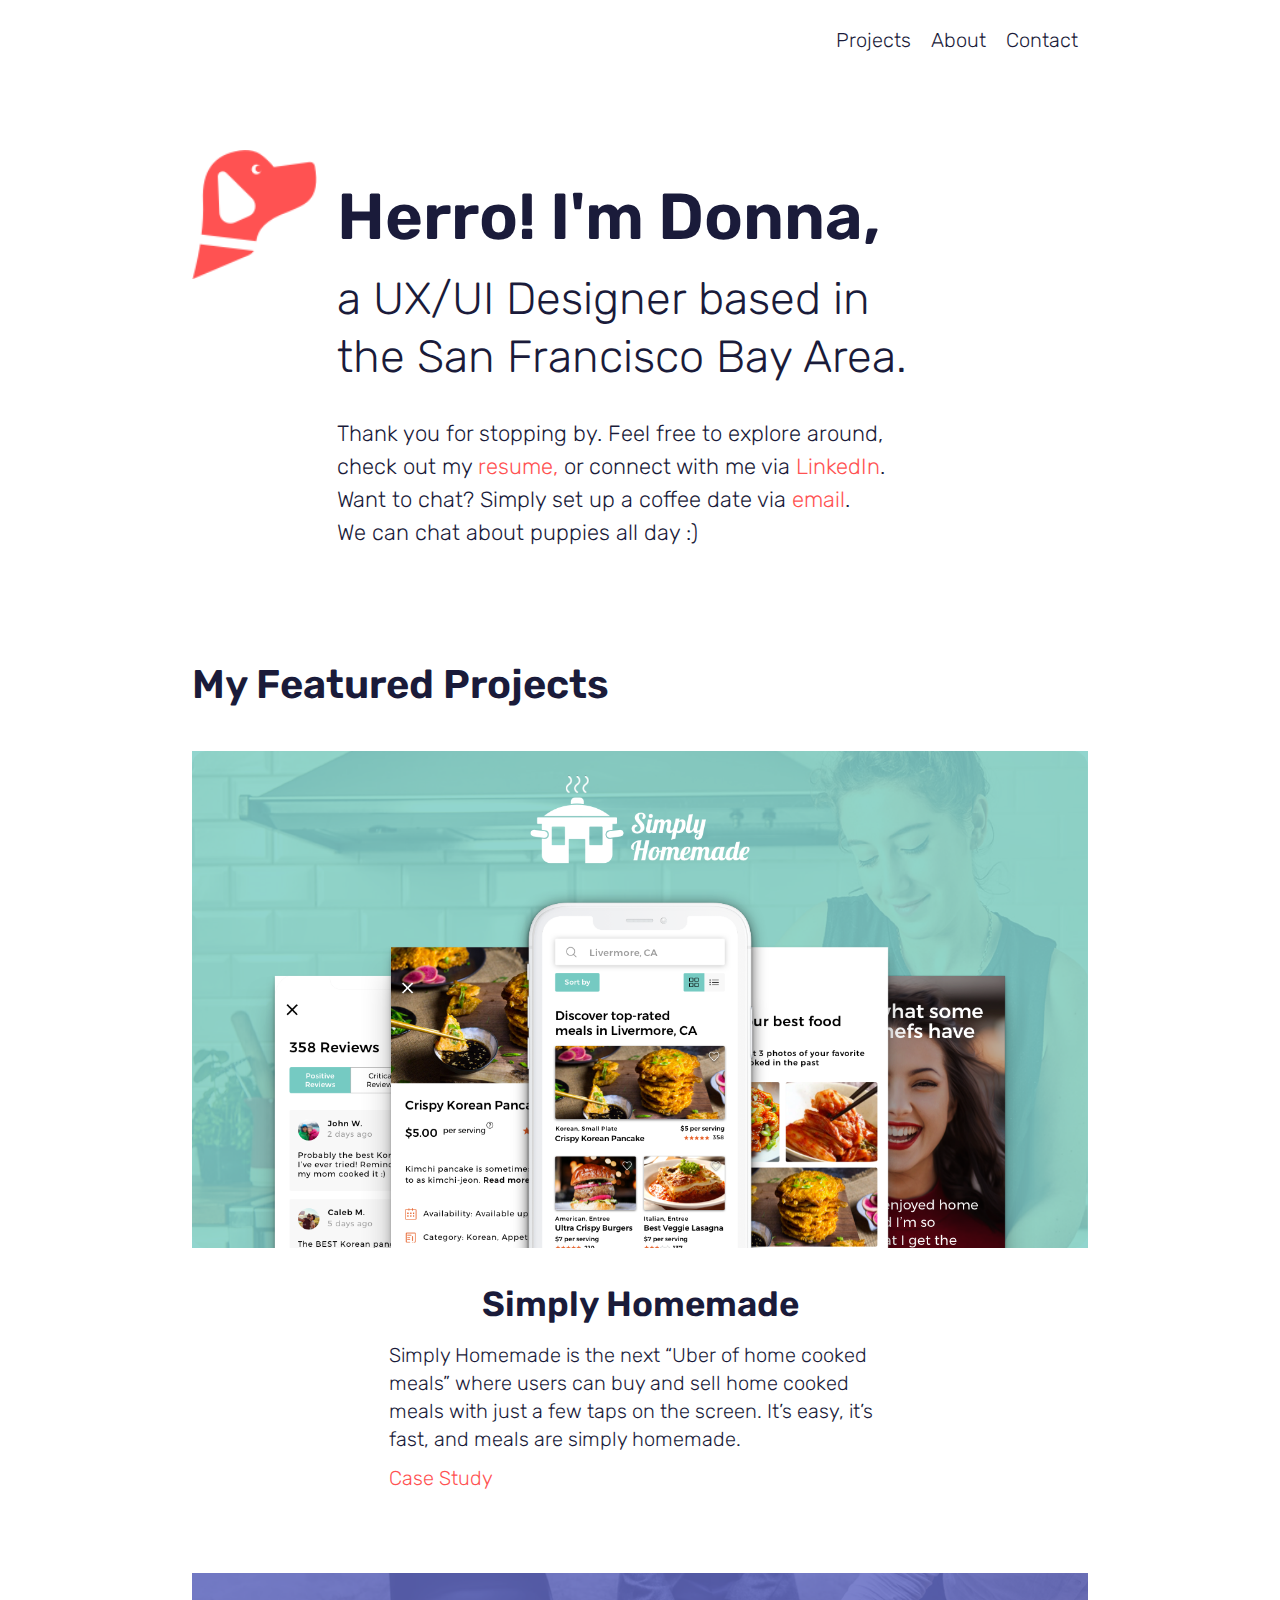
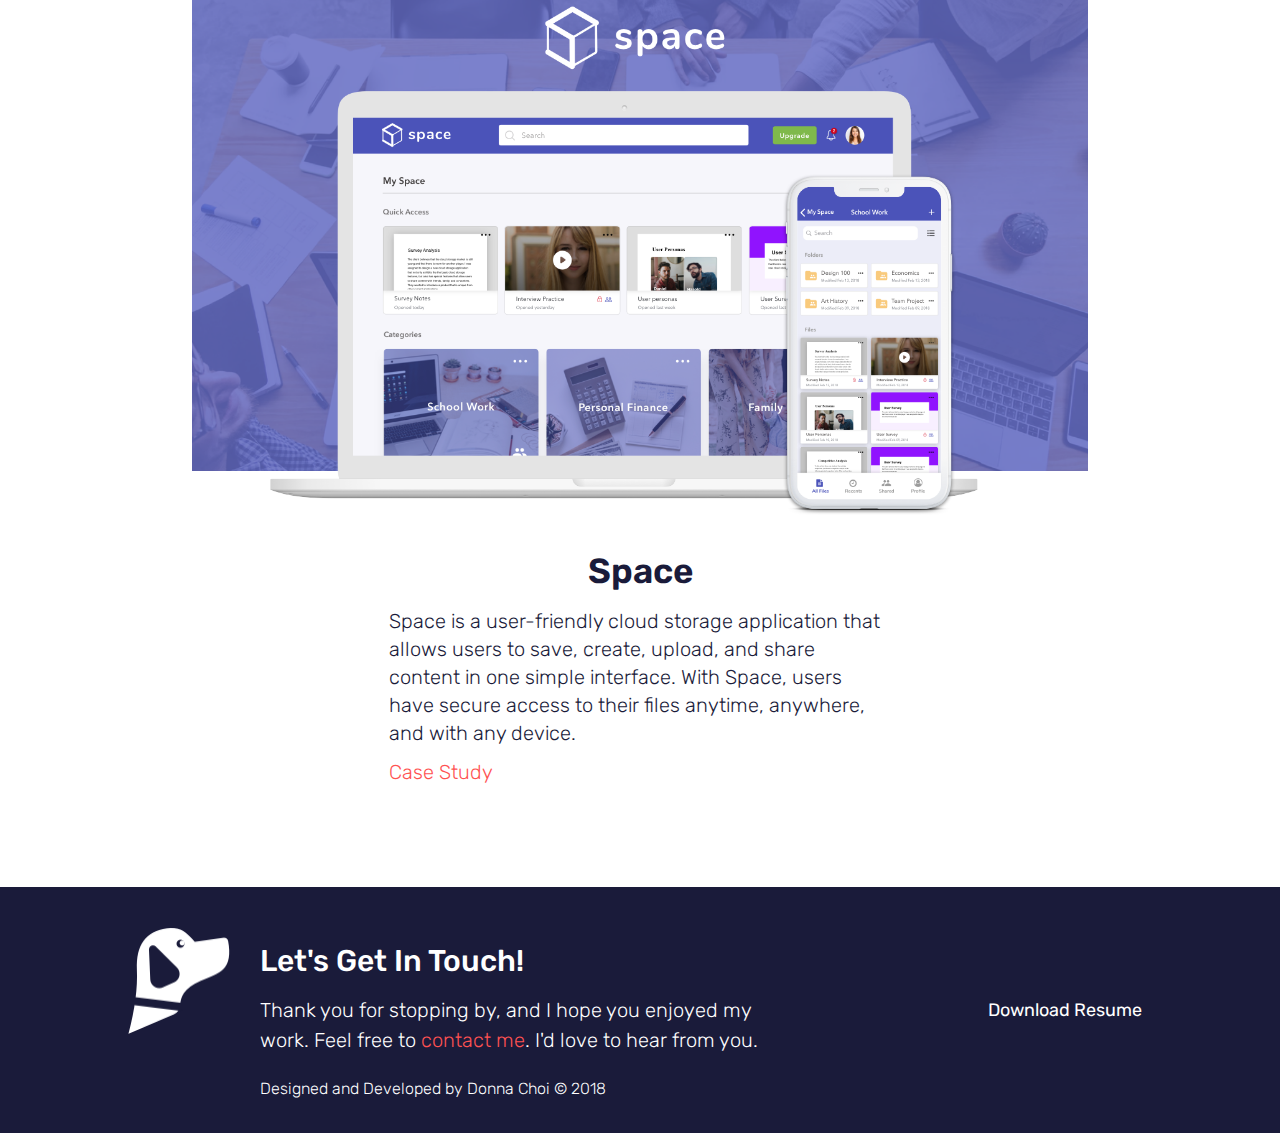
<file: index.html>
<!DOCTYPE html>

<html>
  <head>
    <title>Portfolio | Donna Choi</title>
    <meta name="viewport" content="width=device-width, initial-scale=1">
    <link href="https://fonts.googleapis.com/css?family=Rubik:300,400,500,700,900" rel="stylesheet">
    <!-- Font Awesome -->
    <link rel="stylesheet" href="https://use.fontawesome.com/releases/v5.2.0/css/all.css" integrity="sha384-hWVjflwFxL6sNzntih27bfxkr27PmbbK/iSvJ+a4+0owXq79v+lsFkW54bOGbiDQ" crossorigin="anonymous">
    <!-- Custom Styles -->
    <link rel="stylesheet" href="styles/Index.css">
    <link rel="stylesheet" href="styles/normalize.css">
    <link rel="stylesheet" href="styles/animate.css">
  </head>

  <body>
    <header>
      <div class="container">
        <nav>
          <ul>
            <li><a class="top">Projects</a></li>
            <li><a class="top" href="about.html">About</a></li>
            <li><a class="top" href="mailto:donnakang713@gmail.com">Contact</a></li>
          </ul>
        </nav>
      </div>
    </header>

    <section id="Hero">
      <div class="container">
        <img class=logo src=images/Home_images/doglogo.png>
        <div class=intro>
          <p class=h1>Herro! I'm Donna,</p>
          <p class=h2>a UX/UI Designer based in <br>the San Francisco Bay Area.</br></p>
          <p class=h3>Thank you for stopping by. Feel free to explore around, <br> check out my <a class=intro2 href="https://drive.google.com/file/d/1rtr_5Kut-BGVpR1pqAKy_3P20KY5tObQ/view?usp=sharing" target="_blank">resume,</a> or connect with me via <a class=intro2 href="http://www.linkedin.com/in/donna-choi" target="_blank">LinkedIn</a>.</br>Want to chat? Simply set up a coffee date via <a class=intro2 href="mailto:donnakang713@gmail.com">email</a>.<br>We can chat about puppies all day :)</br></p>
        </div>
      </div>
    </section>

    <section id="SimplyHomemade">
      <div class="container">
        <p class=h4>My Featured Projects</p>
        <a href=Simply_Homemade.html>
          <img src=images/Home_images/sh_main2.png>
        </a>
        <div class="paragraph_wrapper">
          <h3>Simply Homemade</h3>
          <p>Simply Homemade is the next “Uber of home cooked meals” where users can buy and sell  home cooked meals with just a few taps on the screen. It’s easy, it’s fast, and meals are simply homemade.</p>
          <a class="button" href=Simply_Homemade.html>Case Study<i class="fas fa-caret-right fa-fw"></i></a>
        </div>
      </div>
    </section>

    <section id="Space">
      <div class="container">
        <a href=Space.html>
          <img src=images/Home_images/space_main2.png>
        </a>
        <div class="paragraph_wrapper">
          <h3>Space</h3>
          <p>Space is a user-friendly cloud storage application that allows users to save, create, upload, and share content in one simple interface. With Space, users have secure access to their files anytime, anywhere, and with any device.</p>
          <a class="button" href=Space.html>Case Study<i class="fas fa-caret-right fa-fw"></i></a>
        </div>
      </div>
    </section>

    <footer>
      <div class=container_3>
        <img class=footer_dog src=images/Home_images/footer_dog.png>
        <div class=footer_info>
          <p class=footer1>Let's Get In Touch!</p>
          <p class=footer2>Thank you for stopping by, and I hope you enjoyed my work. Feel free to <a class=contact href="mailto:donnakang713@gmail.com">contact me</a>. I'd love to hear from you.</p>
          <p>Designed and Developed by Donna Choi &copy; 2018</p>
        </div>
        <div class=links>
          <a class=footer_icon href="http://www.linkedin.com/in/donna-choi" target="_blank">
            <i class="fab fa-linkedin fa-2x"></i>
          </a>
          <a class=footer_icon href="https://github.com/donnakang713" target="_blank">
            <i class="fab fa-github-square fa-2x"></i>
          </a>
          <a class=footer_icon href="https://dribbble.com/donnajchoi" target="_blank">
            <i class="fab fa-dribbble-square fa-2x"></i>
          </a>
          <a class=footer_resume href="https://drive.google.com/file/d/1rtr_5Kut-BGVpR1pqAKy_3P20KY5tObQ/view?usp=sharing" target="_blank">Download Resume</a>
        </div>
      </div>
    </footer>
    <script src="https://code.jquery.com/jquery-3.2.1.min.js"></script>
  


  </body>
</html>
</file>
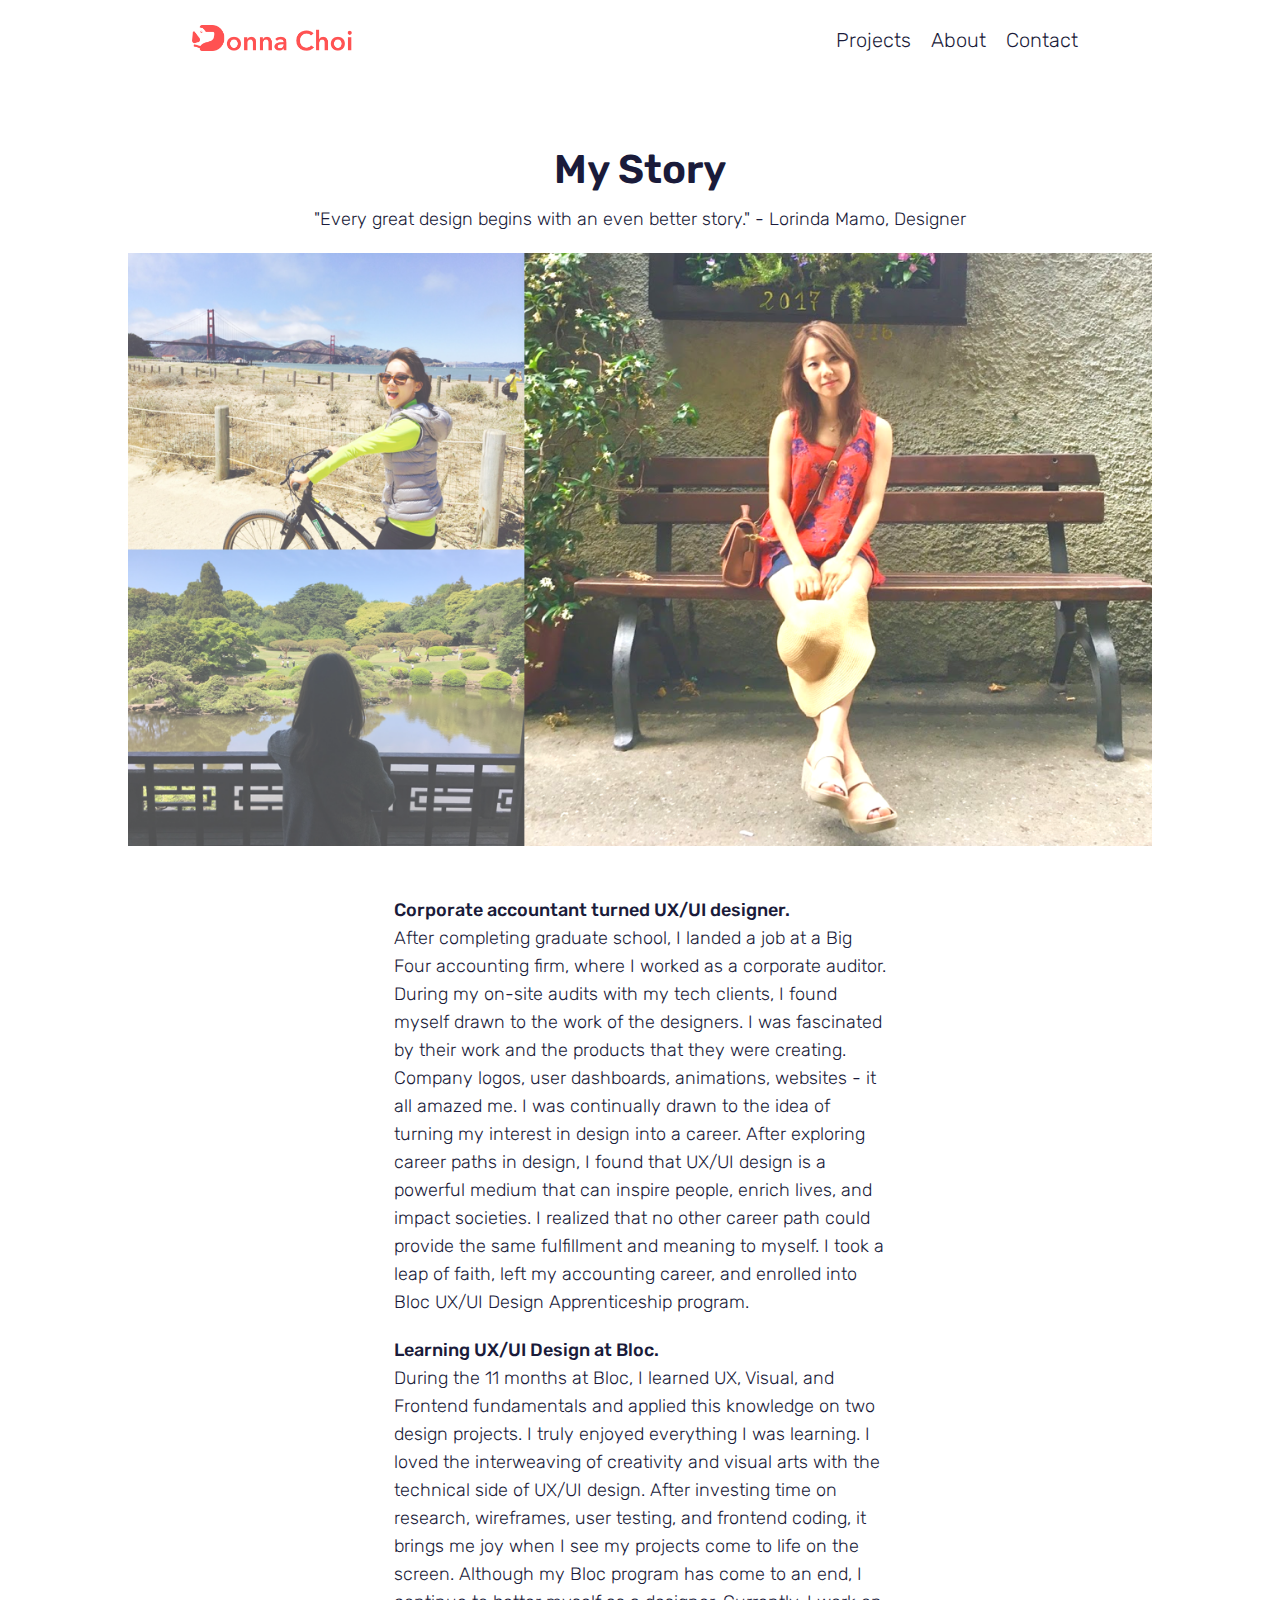
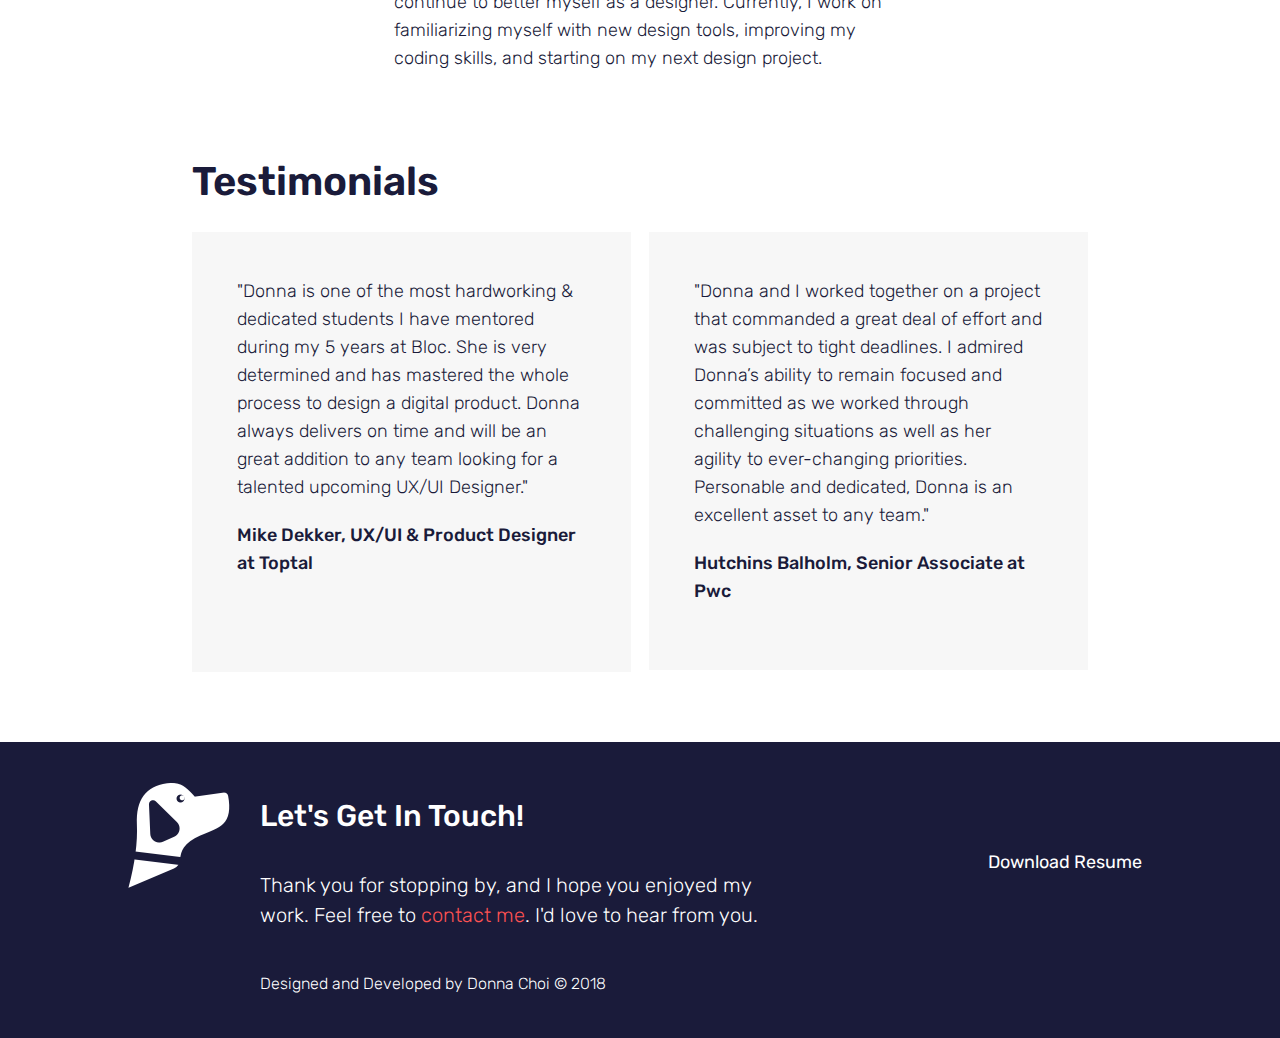
<file: about.html>
<!DOCTYPE html>

<html>
  <head>
    <title>Portfolio | Donna Choi</title>
    <meta name="viewport" content="width=device-width, initial-scale=1">
    <link href="https://fonts.googleapis.com/css?family=Rubik:300,400,500,700,900" rel="stylesheet">
    <!-- Font Awesome -->
    <link rel="stylesheet" href="https://use.fontawesome.com/releases/v5.2.0/css/all.css" integrity="sha384-hWVjflwFxL6sNzntih27bfxkr27PmbbK/iSvJ+a4+0owXq79v+lsFkW54bOGbiDQ" crossorigin="anonymous">
    <!-- Custom Styles -->
    <link rel="stylesheet" href="styles/About.css">
    <link rel="stylesheet" href="styles/normalize.css">
    <link rel="stylesheet" href="styles/animate.css">
  </head>

  <body>
    <header>
      <div class="container">
        <div id="branding">
          <a href="index.html">
            <img src="images/Home_images/logo.png" width=55%>
          </a>
        </div>
        <nav>
          <ul>
            <li><a href="index.html">Projects</a></li>
            <li><a href="about.html">About</a></li>
            <li><a class="top" href="mailto:donnakang713@gmail.com">Contact</a></li>
          </ul>
        </nav>
    </header>

    <section id="about_me">
      <div class="container">
        <h2>My Story</h2>
        <p class=header_p>"Every great design begins with an even better story." - Lorinda Mamo, Designer</p>
      </div>
      <img src="images/Home_images/picfinal.png">
      <div class="container">
        <div class="paragraph_wrapper">
          <p><span>Corporate accountant turned UX/UI designer.</span><br>After completing graduate school, I landed a job at a Big Four accounting firm, where I worked as a corporate auditor. During my on-site audits with my tech clients, I found myself drawn to the work of the designers. I was fascinated by their work and the products that they were creating. Company logos, user dashboards, animations, websites - it all amazed me. I was continually drawn to the idea of turning my interest in design into a career. After exploring career paths in design, I found that UX/UI design is a powerful medium that can inspire people, enrich lives, and impact societies. I realized that no other career path could provide the same fulfillment and meaning to myself. I took a leap of faith, left my accounting career, and enrolled into Bloc UX/UI Design Apprenticeship program.</br></p>
          <p><span>Learning UX/UI Design at Bloc.</span><br>During the 11 months at Bloc, I learned UX, Visual, and Frontend fundamentals and applied this knowledge on two design projects. I truly enjoyed everything I was learning. I loved the interweaving of creativity and visual arts with the technical side of UX/UI design. After investing time on research, wireframes, user testing, and frontend coding, it brings me joy when I see my projects come to life on the screen. Although my Bloc program has come to an end, I continue to better myself as a designer. Currently, I work on familiarizing myself with new design tools, improving my coding skills, and starting on my next design project.</br></p>
        </div>
      </div>
    </section>

    <section id="Reviews">
      <div class="container">
        <h2 class=review>Testimonials</h2>
        <div class="box1">
          <p>"Donna is one of the most hardworking & dedicated students I have mentored during my 5 years at Bloc. She is very determined and has mastered the whole process to design a digital product. Donna always delivers on time and will be an great addition to any team looking for a talented upcoming UX/UI Designer."</p>
          <p><span>Mike Dekker, UX/UI & Product Designer at Toptal</span></p>
        </div>
        <div class="box2">
          <p>"Donna and I worked together on a project that commanded a great deal of effort and was subject to tight deadlines. I admired Donna’s ability to remain focused and committed as we worked through challenging situations as well as her agility to ever-changing priorities. Personable and dedicated, Donna is an excellent asset to any team."</p>
          <p><span>Hutchins Balholm, Senior Associate at Pwc</span></p>
        </div>
      </div>
    </section>

    <footer>
      <div class=container_3>
        <img class=footer_dog src=images/Home_images/footer_dog.png>
        <div class=footer_info>
          <p class=footer1>Let's Get In Touch!</p>
          <p class=footer2>Thank you for stopping by, and I hope you enjoyed my work. Feel free to <a class=contact href="mailto:donnakang713@gmail.com">contact me</a>. I'd love to hear from you.</p>
          <p>Designed and Developed by Donna Choi &copy; 2018</p>
        </div>
        <div class=links>
          <a class=footer_icon href="http://www.linkedin.com/in/donna-choi" target="_blank">
            <i class="fab fa-linkedin fa-2x"></i>
          </a>
          <a class=footer_icon href="https://github.com/donnakang713" target="_blank">
            <i class="fab fa-github-square fa-2x"></i>
          </a>
          <a class=footer_icon href="https://dribbble.com/donnajchoi" target="_blank">
            <i class="fab fa-dribbble-square fa-2x"></i>
          </a>
          <a class=footer_resume href="https://drive.google.com/file/d/1rtr_5Kut-BGVpR1pqAKy_3P20KY5tObQ/view?usp=sharing" target="_blank">Download Resume</a>
        </div>
      </div>
    </footer>
    <script src="https://code.jquery.com/jquery-3.2.1.min.js"></script>


  </body>
</html>
</file>
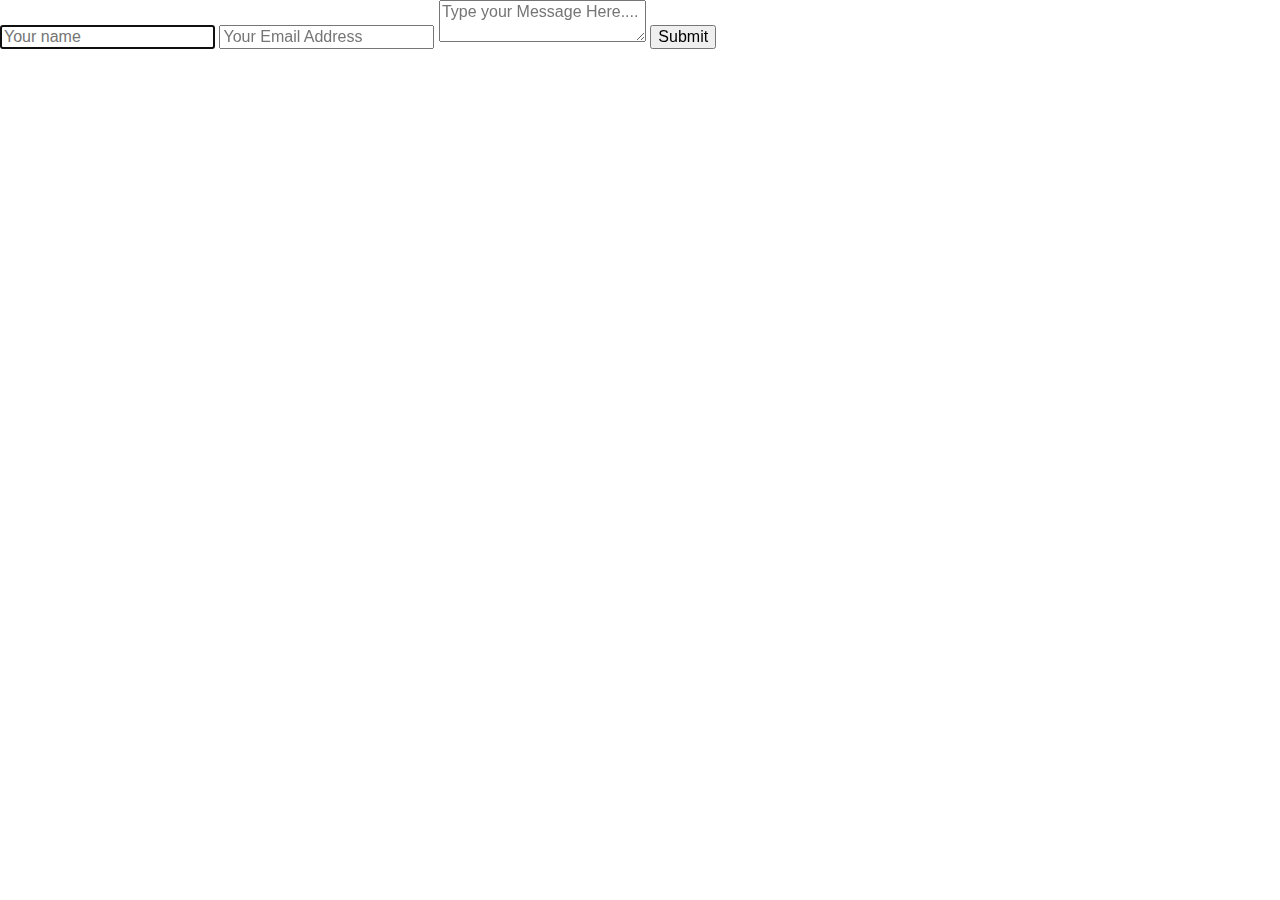
<file: contact.html>
<html>
  <head>
    <title>Portfolio | Donna Choi</title>
    <meta name="viewport" content="width=device-width, initial-scale=1">
    <link href="https://fonts.googleapis.com/css?family=Rubik:300,400,500,700,900" rel="stylesheet">
    <!-- Font Awesome -->
    <link rel="stylesheet" href="https://use.fontawesome.com/releases/v5.2.0/css/all.css" integrity="sha384-hWVjflwFxL6sNzntih27bfxkr27PmbbK/iSvJ+a4+0owXq79v+lsFkW54bOGbiDQ" crossorigin="anonymous">
    <!-- Custom Styles -->
    <link rel="stylesheet" href="styles/contact.css">
    <link rel="stylesheet" href="styles/normalize.css">
    <link rel="stylesheet" href="styles/animate.css">
  </head>

  <body>
    <form id="contact" action="https://formspree.io/donnakang713@gmail.com" method="POST">

        <input placeholder="Your name" type="text" tabindex="1" required="" autofocus="">

        <input placeholder="Your Email Address" type="email" tabindex="2" required="">

        <textarea placeholder="Type your Message Here...." tabindex="5" required=""></textarea>

        <button name="submit" type="submit" id="contact-submit" data-submit="...Sending">Submit</button>

    </form>

    <script src="https://code.jquery.com/jquery-3.2.1.min.js"></script>


  </body>
</html>
</file>
<file: styles/Index.css>
body {
  font: 18px/1.5 'Rubik', sans-serif;
  color: #1A1B3A;
  margin: 0;
  padding: 0;
}

.container {
  width: 70%;
  margin: auto;
  overflow: hidden;
}

.container1 {
  width: 45%;
  margin: auto;
}

/**** Button Styling ***/
a {
  font-family: 'Rubik', sans-serif;
  font-size: 20px;
  font-weight: 300;
  color: #ff5252;
  text-decoration: none;
}

a:hover{
  color: #F58454;
}

.button:hover i {
  color: #F58454;
}

.fa-caret-right {
  color: #ff5252;
}

/*** Header and Hero Section ***/
header {
  min-height: 60px;
  max-height: 60px;
  padding-top: 10px;

  width: 100%;
  background-color: rgba(255, 255, 255);
}

header a {
  text-decoration: none;
  font-size: 20px;
}

ul {
  margin: 0;
  padding: 0;
}

header li {
  float: left;
  display: inline;
  padding: 0 10px 0 10px;
}

header #branding {
  float: left;
}

header #branding img {
  margin: 0;
  padding-top: 20px;
}

header nav {
  float: right;
  margin-top: 15px;
  font-family: 'Rubik', sans-serif;
  font-weight: 300;
}

header a:hover {
  color: #ff5252;
}

.top {
  color: #1A1B3A;
}
/***Hero Section ***/

.logo {
  float: left;
  margin-top: 80px;
  width: 14%;
}
.intro {
  padding-top: 75px;
  padding-left: 20px;
  float: left;
}
.h1 {
  margin: 30px 0 0 0;
  padding: 0;
  text-align: left;
  font-size: 65px;
  font-weight: 600;
  line-height: 1.3;

}

.h2 {
  font-size: 45px;
  line-height: 1.3;
  text-align: left;

}

.h3 {
  margin-top: 30px;
  font-size: 22px;
  line-height: 1.5;
  text-align: left;
}

.intro2 {
  font-size: 22px;
}

.h4 {
  font-size: 40px;
  font-weight: 600;
  line-height: 1.3;
  margin-top: 100px;
}
/*** Projects section ***/

.paragraph_wrapper {
  width: 56%;
  margin-left: auto;
  margin-right: auto;
}

  p {
  font-size: 20px;
  font-weight: 300;
  line-height: 28px;
  text-align: left;
  margin-top: 10px;
  margin-bottom: 10px;
}


#SimplyHomemade img {
  width: 100%;
  display: block;
  margin: auto;
  margin-top: 40px;
  margin-bottom: 30px;
}

#Space img {
  width: 100%;
  display: block;
  margin: auto;
  margin-top: 80px;
  margin-bottom: 30px;
}

h3 {
  text-align: center;
  font-size: 35px;
  font-weight: 600;
  margin: 0;
}

/*** Review Section ***/
.box1 {
  width: 39%;
  padding: 5%;
  margin: auto;
  float: left;
  background-color: rgba(216, 216, 216, 0.2);
}

.box2 {
  width: 39%;
  padding: 5%;
  margin: auto;
  float: right;
  background-color: rgba(216, 216, 216, 0.2);
}

.review {
  text-align: left;
  margin-bottom: 20px;
}



/*** Footer Section ***/
footer {
  padding-top: 40px;
  padding-bottom: 20px;
  margin-top: 100px;
  color: #ffffff;
  background-color:#1A1B3A;
}
.container_3 {
  width: 80%;
  margin: auto;
  overflow: hidden;
}

.footer_info {
  width: 50%;
  float: left;
  margin: auto;
}
.footer1 {
  margin-top: 20px;
  text-align: left;
  font-size: 30px;
  font-weight: 500;
  margin-bottom: 20px;
}

.footer2 {
  text-align: left;
  font-size: 20px;
  font-weight: 300;
  line-height: 1.5;
  margin-bottom: 20px;
}

.footer_dog {
  float: left;
  width: 10%;
  margin-right: 30px;
}

.contact {
  font-size: 20px;
}

footer p {
  font-size: 16px;
  text-align: left;
}

footer .footer_icon {
  display: inline;
  padding: 0 5px 0 5px;
  color: #ffffff;
}

.links {
  margin: auto;
  margin-top: 20px;
  margin-bottom: 20px;
  float: right;
  width: 16%;
}

.footer_resume {
  float: right;
  color: #ffffff;
  margin: auto;
  width: 100%;
  font-weight: 400;
  font-size: 18px;
  margin-top: 20px;
}

.footer_icon:hover i {
  color: #F58454;
}

/*** Media Queries ***/
@media screen and (max-width: 768px) {
  .container {
    width: 80%;
  }

  .wow{
        animation-name: none !important;
        visibility: visible !important;
    }

  header #branding,
  header nav,
  header nav li {
    float: none;
    text-align: center;
    width: 100%;
  }

.logo {
  float: none;
  width: 15%;
  display: block;
  margin: auto;
  margin-top: 100px;
}

  header li {
    padding: 0 10px 0 10px;
  }

  .h1 {
    margin: 0px;
    padding: 0px;
    margin-top: -80px;
  }

  .h4 {
    margin-top: 50px;
  }

.paragraph_wrapper {
  width: 85%;
}

.footer_dog {
  width: 15%;
}
}

@media screen and (max-width: 400px) {
  .container {
    width: 85%;
  }

  header #branding,
  header nav,
  header nav li {
    float: none;
    text-align: center;
    width: 100%;
  }

  .logo {
  float: none;
  width: 30%;
  display: block;
  margin: auto;
  margin-top: 100px;
  }

  header li {
    padding: 0 10px 0 10px;
  }

  .h1 {
    margin: 0px;
    padding: 0px;
    font-size: 50px;
    margin-top: -100px;
  }

  .h2 {
    font-size: 45px;
  }

  .h4 {
    margin-top: 50px;
  }

  .paragraph_wrapper {
  width: 90%;
  }

  #SimplyHomemade img {
  margin-top: 10px;
}

#Space img {
  margin-top: 50px;
  margin-bottom: 30px;
}

.footer_info {
  width: 100%;
  float: none;
  margin-top: 30px;
}

.footer_dog {
  width: 20%;
  float: none;
  display: block;
  margin: auto;
  }

.links {
  float: none;
  width: 100%;
  text-align: center;
}
  }
</file>
<file: styles/About.css>
body {
  font: 18px/1.5 'Rubik', sans-serif;
  color: #1A1B3A;
  margin: 0;
  padding: 0;
}

.container {
  width: 70%;
  margin: auto;
  overflow: hidden;
}

/**** Button Styling ***/
a {
  font-family: 'Rubik', sans-serif;
  font-size: 18px;
  font-weight: 300;
  color: #ff5252;
  text-decoration: none;
}

a:hover{
  color: #F58454;
}

.button:hover i {
  color: #F58454;
}

.fa-caret-right {
  color: #ff5252;
}

/*** Header and Hero Section ***/
header {
  min-height: 60px;
  max-height: 60px;
  padding-top: 10px;
  position: fixed;
  width: 100%;
  background-color: rgba(255, 255, 255);
}

header a {
  text-decoration: none;
  font-size: 20px;
  color: #1A1B3A;
}

ul {
  margin: 0;
  padding: 0;
}

header li {
  float: left;
  display: inline;
  padding: 0 10px 0 10px;
}

header #branding {
  float: left;
}

header #branding img {
  margin: 0;
  padding-top: 15px;
  width: 160px;
}

header nav {
  float: right;
  margin-top: 15px;
  font-family: 'Rubik', sans-serif;
  font-weight: 300;
}

header a:hover {
  color: #ff5252;
}


/*** About Me Section ***/
h2 {
  margin: 140px 0 0 0;
  padding: 0;
  text-align: center;
  font-size: 40px;
  font-weight: 600;
}

.header_p {
  padding: 0;
  margin: 5px 0 20px 0;
}

.paragraph_wrapper {
  width: 55%;
  margin-left: auto;
  margin-right: auto;
}

  p {
  font-size: 18px;
  font-weight: 300;
  line-height: 28px;
  margin: 0;
  padding: 0 0 20px 0;
}

.header_p {
  text-align: center;

}

#about_me img {
  width: 80%;
  display: block;
  margin: auto;
  margin-bottom: 50px;
}

span {
  font-weight: 500;
}

/*** Skills & Tools Section ***/
#deliverables {
  background-color: rgba(216, 216, 216, 0.2);
  padding: 50px 0px 50px 0px;
  width: 70%;
  margin-left: auto;
  margin-right: auto;
  margin-top: 0px;
}

#tools {
  background-color: rgba(216, 216, 216, 0.2);
  padding: 50px 0px 30px 0px;
  width: 70%;
  margin-left: auto;
  margin-right: auto;
  margin-top: 0px;
}

.container1 {
  width: 90%;
  margin: auto;
}

.clearfix {
  overflow: auto;
}
#deliverables .box,
#tools .box {
  float: left;
  width: 25%;
  text-align: center;
}

#deliverables h3 {
  font-size: 24px;
  font-weight: 500;
  margin: 10px 0 10px 0;
  padding: 0;
}

#deliverables li {
  line-height: 30px;
  font-weight: 300;
}

.tools {
  font-size: 14px;
  margin-bottom: 20px;
}

.tools1 {
  font-size: 14px;
}

/*** Review Section ***/
.box1 {
  width: 39%;
  padding: 5% 5% 8.4% 5%;
  margin: auto;
  margin-bottom: 20px;
  float: left;
  background-color: rgba(216, 216, 216, 0.2);
}

.box2 {
  width: 39%;
  padding: 5%;
  margin: auto;
  float: right;
  margin-bottom: 20px;
  background-color: rgba(216, 216, 216, 0.2);
}

.review {
  text-align: left;
  margin-bottom: 20px;
  margin-top: 60px;
}



/*** Footer Section ***/
footer {
  padding-top: 40px;
  padding-bottom: 20px;
  margin-top: 50px;
  color: #ffffff;
  background-color:#1A1B3A;
}
.container_3 {
  width: 80%;
  margin: auto;
  overflow: hidden;
}

.footer_info {
  width: 50%;
  float: left;
  margin: auto;
}
.footer1 {
  margin-top: 20px;
  text-align: left;
  font-size: 30px;
  font-weight: 500;
  margin-bottom: 20px;
}

.footer2 {
  text-align: left;
  font-size: 20px;
  font-weight: 300;
  line-height: 1.5;
  margin-bottom: 20px;
}

.footer_dog {
  float: left;
  width: 10%;
  margin-right: 30px;
}

.contact {
  font-size: 20px;
}

footer p {
  font-size: 16px;
  text-align: left;
}

footer .footer_icon {
  display: inline;
  padding: 0 5px 0 5px;
  color: #ffffff;
}

.links {
  margin: auto;
  margin-top: 20px;
  margin-bottom: 20px;
  float: right;
  width: 16%;
}

.footer_resume {
  float: right;
  color: #ffffff;
  margin: auto;
  width: 100%;
  font-weight: 400;
  font-size: 18px;
  margin-top: 20px;
}

.footer_icon:hover i {
  color: #F58454;
}


/*** Media Queries ***/
@media screen and (max-width: 768px) {
  .container {
    width: 80%;
  }

  .wow{
        animation-name: none !important;
        visibility: visible !important;
    }

    header {
      min-height: 10px;
      max-height: 10px;
      position: relative;
    }
  header #branding,
  header nav,
  header nav li {
    float: none;
    text-align: center;
    width: 100%;
  }

  header #branding img {
    width: 40%;
    padding-top: 30px;
  }

  header li {
    padding: 0 10px 0 10px;
  }

  h2 {
    padding: 0;
  }

.paragraph_wrapper {
  width: 80%;
}

#deliverables {
  width: 80%;
  padding: 0px 0px 50px 0px;

}

#tools{
  width: 80%;
  padding: 50px 0px 30px 0px;

}

#deliverables .box {
  float: left;
  width: 50%;
  text-align: center;
  padding-top: 50px;
}

.box1 {
  width: 80%;
  padding: 10%;
  margin: auto;
  float: none;
  display: block;
}

.box2 {
  width: 80%;
  padding: 10%;
  margin: auto;
  margin-top: 30px;
  float: none;
  display: block;
}

.footer_dog {
  width: 15%;
}
}

@media screen and (max-width: 400px) {
  h2 {
    padding: 40px 0 0 0;
  }

  .container {
    width: 85%;
  }

  header #branding img {
    width: 60%;
    padding-top: 10px;
  }

  .paragraph_wrapper {
  width: 90%;
  }

  #deliverables {
    width: 85%;
    padding: 0px 0px 50px 0px;

  }

  #tools {
    width: 85%;
    padding: 0px 0px 50px 0px;

  }

  #deliverables .box {
    float: left;
    width: 100%;
    text-align: center;
    padding-top: 50px;
  }

  #tools .box {
    float: left;
    width: 50%;
    text-align: center;
    padding-top: 50px;
  }

  .footer_info {
    width: 100%;
    float: none;
    margin-top: 30px;
  }

  .footer_dog {
    width: 20%;
    float: none;
    display: block;
    margin: auto;
    }

  .links {
    float: none;
    width: 100%;
    text-align: center;
  }

}
</file>
<file: styles/contact.css>
# portfolio_final
</file>
